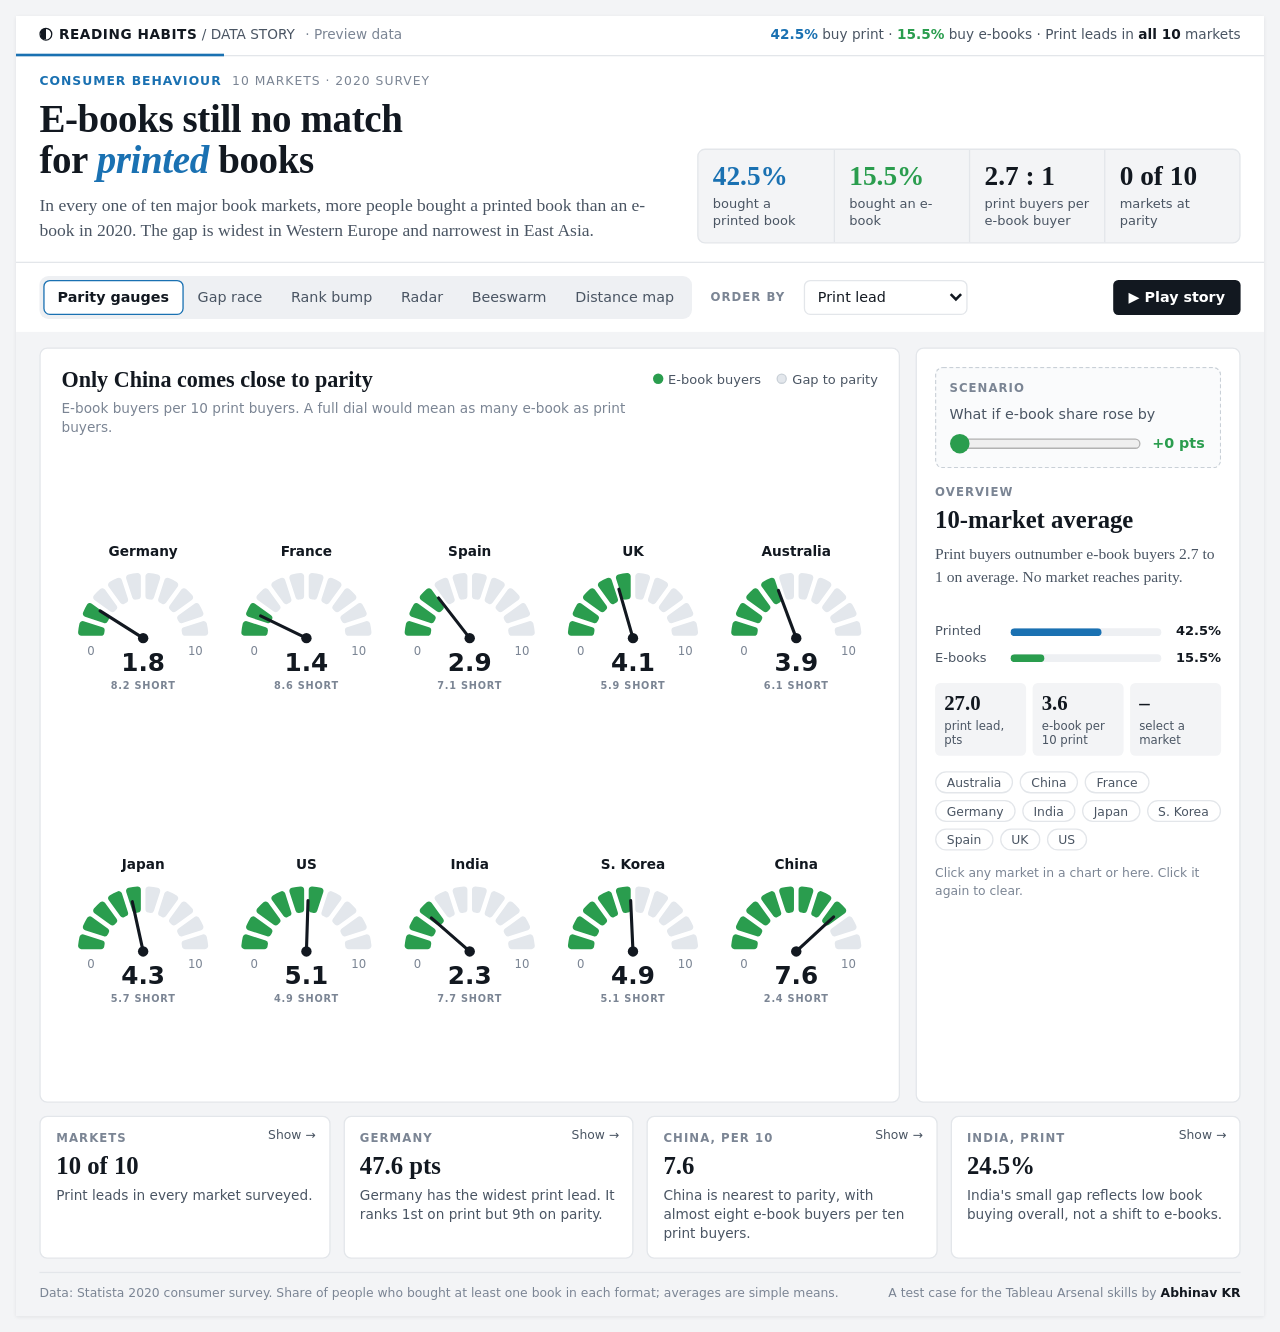
<file: story/index.html>
<!doctype html>
<html lang="en">
<head>
<meta charset="utf-8">
<meta name="viewport" content="width=device-width, initial-scale=1">
<title>Print Still Wins · Story</title>
<style>
  :root { --ink:#121820; --ink2:#4a5563; --ink3:#7b8594; --rule:#e3e6ea; --bg2:#f3f4f6; --chip:#eef0f3;
          --print:#1a71b2; --ebook:#2a9d4e; --warn:#b42318;
          --serif: Georgia, "Times New Roman", serif; --sans: "Segoe UI", system-ui, -apple-system, Helvetica, Arial, sans-serif; }
  * { box-sizing: border-box; }
  html, body { margin: 0; background: var(--bg2); color: var(--ink); font: 13px/1.45 var(--sans); overflow: hidden; height: 100%; }
  /* opened directly in a browser: a normal centred, scrollable page */
  html.standalone, html.standalone body { overflow-x: hidden; overflow-y: auto; height: auto; }
  html.standalone #page { position: absolute; box-shadow: 0 1px 3px rgba(18,24,32,.08); }
  #page { display: flex; flex-direction: column; width: 960px; transform-origin: 0 0; position: fixed; left: 0; top: 0; background: #fff; }
  .wrap { width: 924px; margin: 0 auto; }
  button { font-family: inherit; }

  /* top bar */
  .top { border-bottom: 1px solid var(--rule); position: relative; }
  .topin { display: flex; justify-content: space-between; align-items: center; height: 30px; font-size: 10.5px; color: var(--ink2); }
  .crumb b { color: var(--ink); letter-spacing: .04em; }
  .crumb .dot { display: inline-block; width: 10px; height: 10px; border-radius: 50%; border: 1.5px solid var(--ink); background: linear-gradient(90deg, var(--ink) 50%, #fff 50%); vertical-align: -1px; margin-right: 5px; }
  #src { margin-left: 8px; color: var(--ink3); }
  #src.live { color: var(--ebook); }
  .topk b { color: var(--ink); }
  .topk .p { color: var(--print); } .topk .e { color: var(--ebook); }
  .tprog { position: absolute; left: 0; right: 0; bottom: -1px; height: 2px; }
  .tprog > div { height: 100%; width: 0; background: var(--print); transition: width .25s linear; }

  /* hero */
  .hero { display: flex; justify-content: space-between; align-items: flex-end; gap: 24px; padding: 12px 0 14px; }
  .eyebrow { font-size: 9.5px; letter-spacing: .08em; text-transform: uppercase; color: var(--ink3); }
  .eyebrow b { color: var(--print); margin-right: 8px; }
  h1 { font: 700 30px/1.08 var(--serif); margin: 6px 0 8px; letter-spacing: -.01em; }
  h1 em { color: var(--print); }
  .lead { font: 13.5px/1.45 var(--serif); color: var(--ink2); margin: 0; max-width: 470px; }
  .kpis { display: flex; background: var(--bg2); border: 1px solid var(--rule); border-radius: 6px; flex: none; }
  .kpi { width: 104px; padding: 9px 11px 10px; border-left: 1px solid var(--rule); }
  .kpi:first-child { border-left: 0; }
  .kpi .v { font: 700 21px/1.1 var(--serif); }
  .kpi .l { font-size: 10px; line-height: 1.3; color: var(--ink2); margin-top: 3px; }

  /* controls */
  .ctlband { border-top: 1px solid var(--rule); }
  .ctl { display: flex; align-items: center; gap: 14px; padding: 10px 0; white-space: nowrap; }
  .seg { display: flex; background: var(--chip); border-radius: 7px; padding: 3px; }
  .tab { font-size: 11px; font-weight: 500; color: var(--ink2); background: none; border: 1.5px solid transparent; border-radius: 5px; padding: 6px 10px; cursor: pointer; white-space: nowrap; }
  .tab:hover { color: var(--ink); }
  .tab[aria-pressed="true"] { background: #fff; color: var(--ink); border-color: var(--print); font-weight: 600; }
  .lbl { font-size: 9px; font-weight: 700; letter-spacing: .09em; text-transform: uppercase; color: var(--ink3); }
  select { font: 11px var(--sans); color: var(--ink); padding: 5px 6px; border: 1px solid var(--rule); border-radius: 5px; background: #fff; width: 126px; }
  .pill { display: grid; grid-template-columns: 1fr auto; align-items: center; gap: 6px 8px; border: 1px dashed #c9d0d7; border-radius: 6px; padding: 9px 10px 10px; font-size: 11px; color: var(--ink2); background: #fafbfc; }
  .pill .lbl, .pill .q { grid-column: 1 / -1; }
  .pill input[type=range] { width: 100%; }
  input[type=range] { width: 110px; accent-color: var(--ebook); margin: 0; }
  #scenv { font-weight: 700; color: var(--ebook); min-width: 42px; }
  #scenv.on { color: var(--warn); }
  .play { margin-left: auto; font-size: 11px; font-weight: 700; color: #fff; background: var(--ink); border: 0; border-radius: 4px; padding: 7px 12px; cursor: pointer; min-width: 88px; }

  /* stage */
  .stage { background: var(--bg2); padding: 12px 0 6px; flex: 1; min-height: 0; display: flex; flex-direction: column; }
  .grid { display: flex; gap: 12px; flex: 1; min-height: 0; }
  .card { background: #fff; border: 1px solid var(--rule); border-radius: 6px; }
  .main { flex: 1; min-width: 0; padding: 14px 16px 10px; display: flex; flex-direction: column; }
  .chead { display: flex; justify-content: space-between; align-items: flex-start; gap: 16px; flex: none; }
  h2 { font: 700 17px/1.2 var(--serif); margin: 0; }
  .sub { font-size: 10.5px; color: var(--ink3); margin: 4px 0 0; }
  .legend { display: flex; gap: 12px; font-size: 10px; color: var(--ink2); white-space: nowrap; padding-top: 3px; }
  .legend i { display: inline-block; width: 8px; height: 8px; border-radius: 50%; margin-right: 4px; vertical-align: 0; }
  .legend i.ring { border: 1.5px solid #c9d0d7; }
  .legend.under { padding-top: 8px; }
  .body { display: flex; gap: 12px; margin-top: 10px; flex: 1; min-height: 0; }
  #chart { position: relative; flex: 1; min-width: 0; }
  #chart svg { display: block; overflow: visible; }
  #note { width: 200px; flex: none; font-size: 11px; line-height: 1.6; color: var(--ink2); padding-top: 34px; display: none; }
  #note b { color: var(--ink); display: block; margin-bottom: 2px; }
  #note p { margin: 0 0 10px; }
  .err { position: absolute; inset: 0; display: none; align-items: center; justify-content: center; text-align: center; padding: 30px; color: var(--warn); font: 12px/1.5 Consolas, monospace; white-space: pre-wrap; background: rgba(255,255,255,.94); z-index: 5; }

  .side { width: 250px; flex: none; padding: 14px 14px 12px; display: flex; flex-direction: column; gap: 12px; overflow: hidden; }
  .side h3 { font: 700 19px/1.2 var(--serif); margin: 4px 0 6px; }
  .side .txt { font: 12px/1.45 var(--serif); color: var(--ink2); margin: 0 0 14px; }
  .bars .b { display: grid; grid-template-columns: 50px 1fr 38px; align-items: center; gap: 8px; font-size: 10px; color: var(--ink2); margin-bottom: 6px; }
  .bars .b .t { height: 6px; background: var(--chip); border-radius: 3px; overflow: hidden; }
  .bars .b .t div { height: 100%; border-radius: 3px; transition: width .5s; }
  .bars .b span:last-child { text-align: right; font-weight: 700; color: var(--ink); }
  .tiles { display: grid; grid-template-columns: repeat(3, 1fr); gap: 5px; margin: 12px 0 0; }
  .tile { background: var(--bg2); border-radius: 4px; padding: 7px 7px 6px; min-height: 52px; }
  .tile .v { font: 700 16px/1.1 var(--serif); }
  .tile .l { font-size: 9px; color: var(--ink2); line-height: 1.25; margin-top: 3px; }
  .chips { display: flex; flex-wrap: wrap; gap: 5px; }
  .chip { font-size: 9.5px; color: var(--ink2); background: #fff; border: 1px solid var(--rule); border-radius: 11px; padding: 2px 8px; cursor: pointer; }
  .chip:hover { border-color: var(--print); color: var(--ink); }
  .chip[aria-pressed="true"] { background: var(--print); border-color: var(--print); color: #fff; }
  .help { font-size: 9.5px; color: var(--ink3); margin: 10px 0 0; }
  .stag { display: inline-block; font-size: 8.5px; font-weight: 700; letter-spacing: .08em; text-transform: uppercase; color: var(--warn); margin-bottom: 4px; }

  .insights { display: grid; grid-template-columns: repeat(4, 1fr); gap: 10px; margin-top: 10px; flex: none; }
  .ins { padding: 10px 12px 11px; position: relative; }
  .ins .show { position: absolute; right: 10px; top: 8px; font-size: 9.5px; color: var(--ink2); background: none; border: 0; cursor: pointer; padding: 0; }
  .ins .show:hover { color: var(--print); }
  .ins .v { font: 700 19px/1.15 var(--serif); margin: 4px 0 4px; }
  .ins .t { font-size: 10.5px; color: var(--ink2); line-height: 1.4; }
  .foot { flex: none; display: flex; justify-content: space-between; align-items: center; gap: 16px; border-top: 1px solid var(--rule); margin-top: 10px; padding: 8px 0 6px; font-size: 9.5px; line-height: 1.4; color: var(--ink3); white-space: nowrap; }
  .foot b { color: var(--ink); font-weight: 700; }

  /* svg text */
  .tk { font: 9px var(--sans); fill: var(--ink3); }
  .nm { font: 600 10.5px var(--sans); fill: var(--ink); }
  .gnum { font: 700 19px var(--sans); fill: var(--ink); }
  .val { font: 9.5px var(--sans); fill: var(--ink2); }
  .gl { font: 700 8.5px var(--sans); fill: var(--ink2); }
  .hd { font: 700 9px var(--sans); fill: var(--ink); letter-spacing: .06em; text-transform: uppercase; }
  .big { font: 700 19px var(--serif); fill: var(--ink); }
  .cap { font: 700 7.5px var(--sans); fill: var(--ink3); letter-spacing: .08em; }
  .code { font: 700 8px var(--sans); fill: #fff; pointer-events: none; }
  .zt { font: 700 9px var(--sans); fill: var(--ebook); }
  .zs { font: 9px var(--sans); fill: var(--ink2); }
  .mk { cursor: pointer; }
  .dim { opacity: .2; }

  .tip { position: absolute; pointer-events: none; background: var(--ink); color: #fff; border-radius: 6px; padding: 8px 10px; font: 11px/1.5 var(--sans); min-width: 180px; opacity: 0; transition: opacity .12s; z-index: 6; }
  .tip.on { opacity: 1; }
  .tip b { display: block; font-size: 12px; margin-bottom: 2px; }
  .tip .r { display: flex; justify-content: space-between; gap: 14px; }
  .tip .r span:first-child { opacity: .7; }
  #selftest { display: none; }
</style>
<!-- Extensions API first, then D3, then the page script (both vendored, no CDN at runtime) -->
<script src="tableau.extensions.1.latest.min.js"></script>
<script src="d3.v7.8.5.min.js"></script>
</head>
<body>
<div id="page">
<div class="top">
  <div class="wrap topin">
    <span class="crumb"><span class="dot"></span><b>READING HABITS</b> / DATA STORY<span id="src">· Loading…</span></span>
    <span class="topk" id="topk"></span>
  </div>
  <div class="tprog"><div id="prog"></div></div>
</div>

<header class="wrap hero">
  <div>
    <div class="eyebrow"><b>Consumer behaviour</b>10 markets · 2020 survey</div>
    <h1>E-books still no match<br>for <em>printed</em> books</h1>
    <p class="lead">In every one of ten major book markets, more people bought a printed book than an e-book in 2020. The gap is widest in Western Europe and narrowest in East Asia.</p>
  </div>
  <div class="kpis" id="kpis"></div>
</header>

<div class="ctlband">
  <div class="wrap ctl">
    <div class="seg" id="tabs" role="group" aria-label="View"></div>
    <span class="lbl" id="l-ord">Order by</span>
    <select id="ord" aria-labelledby="l-ord">
      <option value="gap">Print lead</option><option value="print">Print share</option><option value="ebook">E-book share</option>
      <option value="ratio">Closest to parity</option><option value="az">Market A–Z</option>
    </select>
    <button type="button" class="play" id="play">▶ Play story</button>
  </div>
</div>

<main class="stage">
  <div class="wrap grid">
    <section class="card main">
      <div class="chead">
        <div><h2 id="ctitle"></h2><p class="sub" id="csub"></p><div class="legend under" id="legend2"></div></div>
        <div class="legend" id="legend"></div>
      </div>
      <div class="body">
        <div id="chart"><div class="tip" id="tip"></div><div class="err" id="err"></div></div>
        <div id="note"></div>
      </div>
    </section>
    <aside class="card side" id="side">
      <label class="pill"><span class="lbl">Scenario</span><span class="q">What if e-book share rose by</span>
        <input type="range" id="scen" min="0" max="15" step="1" value="0"><span id="scenv">+0 pts</span></label>
      <div><div class="lbl" id="o-k">Overview</div>
      <h3 id="o-t">10-market average</h3>
      <p class="txt" id="o-x"></p></div>
      <div><div class="bars">
        <div class="b"><span>Printed</span><div class="t"><div id="o-bp" style="background:var(--print)"></div></div><span id="o-vp"></span></div>
        <div class="b"><span>E-books</span><div class="t"><div id="o-be" style="background:var(--ebook)"></div></div><span id="o-ve"></span></div>
      </div>
      <div class="tiles" id="tiles"></div></div>
      <div><div class="chips" id="chips"></div>
      <p class="help">Click any market in a chart or here. Click it again to clear.</p></div>
    </aside>
  </div>
  <div class="wrap insights" id="insights"></div>
  <footer class="wrap foot">
    <span>Data: Statista 2020 consumer survey. Share of people who bought at least one book in each format; averages are simple means.</span>
    <span>A test case for the Tableau Arsenal skills by <b>Abhinav KR</b></span>
  </footer>
</main>
</div>
<pre id="selftest"></pre>
<script>
(() => {
  "use strict";
  const ERRORS = [];
  window.addEventListener("error", e => ERRORS.push(String(e.message)));

  // ?static=1 (screenshots only): transitions jump to their end state, since headless browsers throttle animation frames
  if (/static=1/.test(location.search)) {
    d3.selection.prototype.transition = function () { return this; };
    d3.selection.prototype.ease = d3.selection.prototype.duration = d3.selection.prototype.delay = function () { return this; };
  }

  /* ---------------- configuration ---------------- */
  const FEED_SHEET = "Fig 1 Print vs E-book";
  const FIELDS = { country: "Country", format: "Format", share: "SUM(Share)" };   // matched by fieldName, never by position
  const PREVIEW = [ // preview only (normal browser); never presented as the workbook's numbers
    ["Germany", 58.0, 10.4], ["France", 52.1, 7.5], ["Spain", 49.3, 14.3], ["United Kingdom", 48.7, 20.0], ["Australia", 41.2, 15.9],
    ["Japan", 40.1, 17.3], ["United States", 44.5, 22.7], ["India", 24.5, 5.6], ["South Korea", 34.6, 16.8], ["China", 32.0, 24.4]
  ].map(([c, p, e]) => ({ c, print: p, ebook: e }));
  const SHORT = { "United Kingdom": "UK", "United States": "US", "South Korea": "S. Korea" };
  const CODE = { Germany: "DE", France: "FR", Spain: "ES", "United Kingdom": "UK", Australia: "AU", Japan: "JP", "United States": "US", India: "IN", "South Korea": "KR", China: "CN" };
  const short = c => SHORT[c] || c, code = c => CODE[c] || c.slice(0, 2).toUpperCase();
  const C = { print: "#1a71b2", ebook: "#2a9d4e", ink: "#121820", ink2: "#4a5563", ink3: "#7b8594", grid: "#e9ecef", track: "#e3e7ec", zone: "#e6f4ea", ray: "#a9cbe6" };
  const VIEWS = [
    { id: "gauges", name: "Parity gauges" }, { id: "gap", name: "Gap race" }, { id: "bump", name: "Rank bump" },
    { id: "radar", name: "Radar" }, { id: "swarm", name: "Beeswarm" }, { id: "map", name: "Distance map" }];
  const STORY = [
    { view: "gauges", selected: "China" }, { view: "gap", selected: "" }, { view: "bump", selected: "Germany" },
    { view: "radar", selected: "" }, { view: "swarm", selected: "" }, { view: "map", selected: "India" }];

  /* ---------------- state ---------------- */
  let FIT = 1;   // page scale, set by fit()
  const STANDALONE = window.parent === window && !/zone=1/.test(location.search);   // opened directly in a browser
  if (STANDALONE) document.documentElement.classList.add("standalone");
  const state = { view: "gauges", order: "gap", selected: "", scenario: 0, base: PREVIEW, live: false, playing: false, step: 0 };
  { const q = new URLSearchParams(location.search);   // deep links: ?view=radar&spot=China&scenario=5&order=ratio
    if (VIEWS.some(v => v.id === q.get("view"))) state.view = q.get("view");
    if (q.get("spot")) state.selected = q.get("spot");
    if (["gap", "print", "ebook", "ratio", "az"].includes(q.get("order"))) state.order = q.get("order");
    if (q.get("scenario")) state.scenario = Math.max(0, Math.min(15, +q.get("scenario") || 0)); }

  // Every derived number comes from here; the scenario is applied to the data, never in drawing code.
  function rows(scenario = state.scenario) {
    const r = state.base.map(d => {
      const ebook = d.ebook + scenario;
      return { c: d.c, s: short(d.c), code: code(d.c), print: d.print, ebook, gap: d.print - ebook, ratio: ebook / d.print * 10 };
    });
    for (const k of ["print", "ebook", "gap", "ratio"]) [...r].sort((a, b) => b[k] - a[k]).forEach((d, i) => d["rank_" + k] = i + 1);
    return r;
  }
  const ordered = r => state.order === "az" ? [...r].sort((a, b) => d3.ascending(a.c, b.c)) : [...r].sort((a, b) => b[state.order] - a[state.order]);
  const f1 = d3.format(".1f"), pct = v => f1(v) + "%";
  const avg = (r, k) => d3.mean(r, d => d[k]);
  const ord = n => { const s = ["th", "st", "nd", "rd"], v = n % 100; return n + (s[(v - 20) % 10] || s[v] || s[0]); };
  const WORD = ["zero", "one", "two", "three", "four", "five", "six", "seven", "eight", "nine", "ten"];

  /* ---------------- controls ---------------- */
  const tabs = d3.select("#tabs").selectAll("button").data(VIEWS, d => d.id).join("button")
    .classed("tab", true).attr("type", "button").text(d => d.name)
    .on("click", (e, d) => { stopStory(); state.view = d.id; render(true); });
  const ordEl = document.getElementById("ord"), scen = document.getElementById("scen"), scenv = document.getElementById("scenv");
  ordEl.addEventListener("change", () => { stopStory(); state.order = ordEl.value; render(false); });
  scen.addEventListener("input", () => { stopStory(); state.scenario = +scen.value; render(false); });
  const play = document.getElementById("play"), prog = document.getElementById("prog");
  play.addEventListener("click", () => state.playing ? stopStory() : startStory());
  function select(c) { stopStory(); state.selected = state.selected === c ? "" : c; render(false); }

  /* ---------------- story ---------------- */
  const STEP_MS = 6500; let timer = null, stepStart = 0;
  function startStory() {
    state.playing = true; state.scenario = 0; play.textContent = "❚❚ Pause"; state.step = 0; applyStep();
    timer = d3.interval(() => {
      if (Date.now() - stepStart >= STEP_MS) { state.step = (state.step + 1) % STORY.length; applyStep(); }
      prog.style.width = ((state.step + Math.min(1, (Date.now() - stepStart) / STEP_MS)) / STORY.length * 100) + "%";
    }, 100);
  }
  function applyStep() { Object.assign(state, STORY[state.step]); stepStart = Date.now(); render(true); }
  function stopStory() { if (!state.playing) return; state.playing = false; if (timer) timer.stop(); timer = null; play.textContent = "▶ Play story"; syncProgress(); }
  function syncProgress() { if (!state.playing) prog.style.width = ((VIEWS.findIndex(v => v.id === state.view) + 1) / VIEWS.length * 100) + "%"; }

  /* ---------------- page parts around the chart (computed from the data) ---------------- */
  function renderPage(r) {
    const b = rows(0), P = avg(b, "print"), E = avg(b, "ebook"), lead = b.filter(d => d.gap > 0).length, par = b.length - lead;
    document.getElementById("topk").innerHTML = `<b class="p">${pct(P)}</b> buy print · <b class="e">${pct(E)}</b> buy e-books · Print leads in <b>${lead === b.length ? "all " + lead : lead + " of " + b.length}</b> markets`;
    document.getElementById("kpis").innerHTML = [
      [pct(P), "bought a printed book", C.print], [pct(E), "bought an e-book", C.ebook],
      [`${f1(P / E)} : 1`, "print buyers per e-book buyer", C.ink], [`${par} of ${b.length}`, "markets at parity", C.ink]]
      .map(([v, l, c]) => `<div class="kpi"><div class="v" style="color:${c}">${v}</div><div class="l">${l}</div></div>`).join("");
    tabs.attr("aria-pressed", d => d.id === state.view);
    ordEl.value = state.order; scen.value = state.scenario;
    scenv.textContent = "+" + state.scenario + " pts"; scenv.classList.toggle("on", state.scenario > 0);
    syncProgress();

    // overview card (follows the scenario and the selected market)
    const sel = r.find(d => d.c === state.selected), tag = state.scenario ? `<span class="stag">Scenario: e-books +${state.scenario} pts</span><br>` : "";
    const P2 = sel ? sel.print : avg(r, "print"), E2 = sel ? sel.ebook : avg(r, "ebook");
    document.getElementById("o-k").textContent = sel ? "Market" : "Overview";
    document.getElementById("o-t").textContent = sel ? sel.c : `${r.length}-market average`;
    const atPar = r.filter(d => d.ebook >= d.print).length;
    document.getElementById("o-x").innerHTML = tag + (sel
      ? (sel.gap > 0 ? `Print leads by ${f1(sel.gap)} points. ${sel.c} ranks ${ord(sel.rank_print)} on print share and ${ord(sel.rank_ratio)} on closeness to parity.`
                     : `E-books lead by ${f1(-sel.gap)} points in this scenario.`)
      : `Print buyers outnumber e-book buyers ${f1(P2 / E2)} to 1 on average. ${atPar ? `${atPar} market${atPar > 1 ? "s reach" : " reaches"} parity.` : "No market reaches parity."}`);
    const bx = d3.scaleLinear().domain([0, 70]).range([0, 100]).clamp(true);
    document.getElementById("o-bp").style.width = bx(P2) + "%"; document.getElementById("o-be").style.width = bx(E2) + "%";
    document.getElementById("o-vp").textContent = pct(P2); document.getElementById("o-ve").textContent = pct(E2);
    const tiles = sel
      ? [[f1(sel.gap), "print lead, pts"], [f1(sel.ratio), "e-book per 10 print"], [ord(sel.rank_ratio), "closest to parity"]]
      : [[f1(P2 - E2), "print lead, pts"], [f1(E2 / P2 * 10), "e-book per 10 print"], ["–", "select a market"]];
    document.getElementById("tiles").innerHTML = tiles.map(([v, l]) => `<div class="tile"><div class="v">${v}</div><div class="l">${l}</div></div>`).join("");
    d3.select("#chips").selectAll("button").data([...r].sort((a, b) => d3.ascending(a.c, b.c)), d => d.c)
      .join(en => en.append("button").classed("chip", true).attr("type", "button").on("click", (e, d) => select(d.c)))
      .attr("aria-pressed", d => d.c === state.selected).text(d => d.s);

    // insight cards (actual data, no scenario)
    const top = [...b].sort((x, y) => y.gap - x.gap)[0], near = [...b].sort((x, y) => y.ratio - x.ratio)[0];
    const low = [...b].sort((x, y) => x.print - y.print)[0], lowE = [...b].sort((x, y) => x.ebook - y.ebook)[0];
    const frac = near.ratio % 1, nearWord = (frac >= .5 ? "almost " : "just over ") + WORD[frac >= .5 ? Math.ceil(near.ratio) : Math.floor(near.ratio)];
    const cards = [
      { k: "Markets", v: `${lead} of ${b.length}`, t: lead === b.length ? "Print leads in every market surveyed." : `Print leads in ${lead} markets.`, go: { view: "gap", selected: "" } },
      { k: top.c, v: `${f1(top.gap)} pts`, t: `${top.c} has the widest print lead. It ranks ${ord(top.rank_print)} on print but ${ord(top.rank_ratio)} on parity.`, go: { view: "bump", selected: top.c } },
      { k: `${near.s}, per 10`, v: f1(near.ratio), t: `${near.c} is nearest to parity, with ${nearWord} e-book buyers per ten print buyers.`, go: { view: "gauges", selected: near.c } },
      { k: `${low.s}, print`, v: pct(low.print), t: low.c === lowE.c ? `${low.c}'s small gap reflects low book buying overall, not a shift to e-books.` : `${low.c} has the lowest print share of the ten markets.`, go: { view: "map", selected: low.c } }];
    d3.select("#insights").selectAll("div.ins").data(cards).join(en => {
      const e = en.append("div").classed("card ins", true);
      e.append("button").classed("show", true).attr("type", "button").text("Show →");
      e.append("div").classed("lbl", true); e.append("div").classed("v", true); e.append("div").classed("t", true); return e;
    }).each(function (d) {
      const s = d3.select(this); s.select(".lbl").text(d.k); s.select(".v").text(d.v); s.select(".t").text(d.t);
      s.select(".show").on("click", () => { stopStory(); Object.assign(state, d.go); render(true); });
    });
  }

  /* ---------------- chart header per view (computed) ---------------- */
  function header(r) {
    const by = k => [...r].sort((a, b) => b[k] - a[k]), cross = r.filter(d => d.ebook >= d.print);
    const L = items => items.map(([c, t, ring]) => `<span><i class="${ring ? "ring" : ""}" style="background:${c}"></i>${t}</span>`).join("");
    const both = L([[C.print, "Printed"], [C.ebook, "E-books"]]);
    const p2 = by("print").slice(0, 2).map(d => d.s), r2 = by("ratio").slice(-2).map(d => d.s);
    const close = r.filter(d => d.ratio >= 7), parN = r.filter(d => d.ratio >= 10).length, pl = n => n > 1 ? "s" : "";
    const H = {
      gap: [cross.length ? `In this scenario e-books overtake print in ${cross.length} market${pl(cross.length)}`
              : `The print lead runs from ${Math.round(by("gap")[0].gap)} points to under ${Math.ceil(by("gap").slice(-1)[0].gap)}`,
            "Share of population buying each format. The bar is the print lead.", both],
      bump: ["Leaders in print are laggards in e-books",
             p2.every(c => r2.includes(c)) ? `Each market's rank (1 = top) on four measures. ${p2.join(" and ")} go from the top two in print to the bottom two on parity.`
               : "Each market's rank (1 = top) on four measures.",
             L([["#0d4f80", "Selected market"], ["#c9d0d7", "Other markets"]])],
      gauges: [parN ? `${parN} market${parN > 1 ? "s reach" : " reaches"} parity in this scenario`
               : close.length === 0 ? "No market comes close to parity" : close.length === 1 ? `Only ${close[0].s} comes close to parity` : `${close.length} markets come close to parity`,
               "E-book buyers per 10 print buyers. A full dial would mean as many e-book as print buyers.",
               L([[C.ebook, "E-book buyers"], [C.track, "Gap to parity", true]])],
      radar: [cross.length ? `E-books break through print's shape in ${cross.length} market${pl(cross.length)}` : "The print shape dwarfs the e-book shape everywhere",
              "Share of population, 0 to 60%, one spoke per market, ordered by print share.", both],
      swarm: [d3.max(r, d => d.ebook) < d3.min(r, d => d.print) ? "The two formats barely overlap" : "In this scenario the two formats overlap",
              "Every market's share for each format on one axis. Dashed lines are the ten-market averages.", both],
      map: [cross.length ? `${cross.length} market${cross.length > 1 ? "s cross" : " crosses"} the parity line` : "Every market sits below the parity line",
            "Print share across, e-book share up, on the same scale. Steeper rays are closer to parity.",
            L([[C.print, "Market"], [C.zone, "E-book majority zone", true]])],
    }[state.view];
    document.getElementById("ctitle").textContent = H[0];
    document.getElementById("csub").textContent = H[1];
    const under = state.view === "bump";
    document.getElementById("legend").innerHTML = under ? "" : H[2];
    document.getElementById("legend2").innerHTML = under ? H[2] : "";
    const note = document.getElementById("note"), st = by("ratio");
    note.style.width = "180px";
    if (state.view === "radar") { note.style.display = "block"; note.innerHTML = `<p><b>How to read it</b>The blue shape is print, the green shape is e-books. ${cross.length ? "Where green passes blue, e-books lead." : "Green never reaches blue on any spoke."}</p><p>Spoke order is by print share, so the shape follows the ranking.</p>`; }
    else if (false) { note.innerHTML = `<p><b>How to read it</b>Each ray runs from zero to a market. The steeper the ray, the closer that market is to parity. ${st[0].s}'s ray is steepest; ${st.slice(-1)[0].s}'s is flattest.</p><p>Drag the scenario slider to see how far e-book adoption would have to rise.</p>`; }
    else note.style.display = "none";
  }

  /* ---------------- tooltip & selection ---------------- */
  const tip = document.getElementById("tip"), chart = document.getElementById("chart");
  function showTip(e, d) {
    d = d.row || d;
    tip.innerHTML = `<b>${d.c}</b><div class="r"><span>Printed books</span><span>${pct(d.print)}</span></div>
      <div class="r"><span>E-books${state.scenario ? " (scenario)" : ""}</span><span>${pct(d.ebook)}</span></div>
      <div class="r"><span>Print lead</span><span>${f1(d.gap)} pts</span></div><div class="r"><span>E-book per 10 print</span><span>${f1(d.ratio)}</span></div>`;
    tip.classList.add("on");
    const b = chart.getBoundingClientRect(); let x = (e.clientX - b.left) / FIT + 14, y = (e.clientY - b.top) / FIT - 10;
    if (x + 200 > chart.clientWidth) x -= 220; tip.style.left = x + "px"; tip.style.top = Math.max(0, y - tip.offsetHeight) + "px";
  }
  const hideTip = () => tip.classList.remove("on");
  const key = d => (d.row || d).c;
  const interact = sel => sel.classed("mk", true).on("mousemove", showTip).on("mouseleave", hideTip).on("click", (e, d) => select(key(d)))
    .classed("dim", d => !!state.selected && key(d) !== state.selected);
  const T = () => d3.transition().duration(state.playing ? 900 : 650).ease(d3.easeCubicInOut);

  /* ---------------- render ---------------- */
  let svg, lastView = null;
  function render(viewChanged) {
    const r = rows();
    renderPage(r); header(r);
    const W = chart.clientWidth, H = chart.clientHeight;
    svg = d3.select(chart).selectAll("svg").data([0]).join("svg").attr("width", W).attr("height", H);
    if (viewChanged || lastView !== state.view) { svg.selectAll("*").interrupt().remove(); lastView = state.view; }
    ({ gap: drawGap, bump: drawBump, gauges: drawGauges, radar: drawRadar, swarm: drawSwarm, map: drawMap })[state.view](r, W, H);
  }
  const layer = cls => svg.selectAll("g." + cls).data([0]).join(en => en.append("g").classed(cls, true));

  // 1. Gap race
  function drawGap(r, W, H) {
    const m = { l: 116, r: 44, t: 6, b: 22 }, x = d3.scaleLinear().domain([0, 70]).range([m.l, W - m.r]);
    const y = d3.scaleBand().domain(ordered(r).map(d => d.c)).range([m.t, H - m.b]).padding(.3);
    const ax = layer("axis");
    ax.selectAll("line").data(d3.range(0, 71, 10)).join("line").attr("x1", x).attr("x2", x).attr("y1", m.t).attr("y2", H - m.b).attr("stroke", C.grid);
    ax.selectAll("text").data(d3.range(0, 71, 10)).join(en => en.append("text").classed("tk", true)).attr("x", x).attr("y", H - 5).attr("text-anchor", "middle").text(d => d + "%");
    const yy = d => y(d.c) + y.bandwidth() / 2 + 5;
    const g = svg.selectAll("g.row").data(r, d => d.c).join(enter => {
      const e = enter.append("g").classed("row", true).attr("transform", d => `translate(0,${yy(d)})`);
      e.append("rect").attr("x", 0).attr("y", -14).attr("height", 22).attr("fill", "transparent");
      e.append("text").classed("nm", true).attr("y", 3.5).attr("text-anchor", "end");
      e.append("line").classed("bar", true).attr("stroke", "#e3e7ec").attr("stroke-width", 6).attr("stroke-linecap", "round").attr("x1", x(0)).attr("x2", x(0));
      e.append("text").classed("gl", true).attr("y", -8).attr("text-anchor", "middle").attr("x", x(0));
      e.append("circle").classed("eb", true).attr("r", 6.5).attr("fill", C.ebook).attr("cx", x(0));
      e.append("circle").classed("pr", true).attr("r", 6.5).attr("fill", C.print).attr("cx", x(0));
      e.append("text").classed("val ve", true).attr("y", 3.5).attr("x", x(0));
      e.append("text").classed("val vp", true).attr("y", 3.5).attr("x", x(0));
      return e;
    });
    g.call(interact);
    const t = T(), left = d => d.ebook <= d.print;
    g.transition(t).attr("transform", d => `translate(0,${yy(d)})`);
    g.select("rect").attr("width", W);
    g.select("text.nm").attr("x", m.l - 14).text(d => d.c);
    g.select("line.bar").transition(t).attr("x1", d => x(d.ebook)).attr("x2", d => x(d.print));
    g.select("text.gl").text(d => (d.gap >= 0 ? "+" : "−") + f1(Math.abs(d.gap)) + " pts").transition(t).attr("x", d => x((d.print + d.ebook) / 2));
    g.select("circle.eb").transition(t).attr("cx", d => x(d.ebook));
    g.select("circle.pr").transition(t).attr("cx", d => x(d.print));
    g.select("text.ve").attr("text-anchor", d => left(d) ? "end" : "start").text(d => pct(d.ebook)).transition(t).attr("x", d => x(d.ebook) + (left(d) ? -10 : 10));
    g.select("text.vp").attr("text-anchor", d => left(d) ? "start" : "end").text(d => pct(d.print)).transition(t).attr("x", d => x(d.print) + (left(d) ? 10 : -10));
  }

  // 2. Rank bump: four measures
  function drawBump(r, W, H) {
    const cols = [{ k: "print", n: "Print share" }, { k: "ebook", n: "E-book share" }, { k: "gap", n: "Print lead" }, { k: "ratio", n: "Closest to parity" }];
    const m = { l: 120, r: 112, t: 26, b: 8 };
    const x = d3.scalePoint().domain(cols.map(c => c.k)).range([m.l, W - m.r]);
    const y = d3.scaleLinear().domain([1, r.length]).range([m.t + 6, H - m.b - 6]);
    const shade = d3.scaleLinear().domain([1, r.length]).range(["#0d4f80", "#a7cbe8"]).interpolate(d3.interpolateRgb);
    const ax = layer("axis");
    ax.selectAll("text.hd").data(cols, d => d.k).join(en => en.append("text").classed("hd", true)).attr("x", d => x(d.k)).attr("y", 12).attr("text-anchor", "middle").text(d => d.n);
    ax.selectAll("line.cg").data(cols, d => d.k).join(en => en.append("line").classed("cg", true)).attr("x1", d => x(d.k)).attr("x2", d => x(d.k)).attr("y1", y(1)).attr("y2", y(r.length)).attr("stroke", C.grid).attr("stroke-dasharray", "2 3");
    ax.selectAll("text.tk").data(d3.range(1, r.length + 1)).join(en => en.append("text").classed("tk", true)).attr("x", 10).attr("y", d => y(d) + 3).text(d => d);
    const line = d3.line().curve(d3.curveBumpX);
    const g = svg.selectAll("g.line").data(r, d => d.c).join(enter => {
      const e = enter.append("g").classed("line", true);
      e.append("path").classed("bp", true).attr("fill", "none");
      e.append("text").classed("nm nl", true).attr("text-anchor", "end");
      e.append("text").classed("nm nr", true);
      return e;
    });
    g.call(interact);
    if (state.selected) g.filter(d => d.c === state.selected).raise();
    const t = T(), pts = d => cols.map(c => [x(c.k), y(d["rank_" + c.k])]);
    const col = d => d.c === state.selected ? C.print : shade(d.rank_print);
    g.select("path.bp").attr("stroke", col).attr("stroke-width", d => d.c === state.selected ? 4 : 2.8).transition(t).attr("d", d => line(pts(d)));
    g.selectAll("circle").data(d => cols.map(c => ({ row: d, c })), o => o.c.k)
      .join(en => en.append("circle").attr("r", 4.6))
      .attr("fill", o => col(o.row)).transition(t).attr("cx", o => x(o.c.k)).attr("cy", o => y(o.row["rank_" + o.c.k]));
    g.select("text.nl").transition(t).attr("x", x("print") - 10).attr("y", d => y(d.rank_print) + 3.5).text(d => d.s);
    g.select("text.nr").transition(t).attr("x", x("ratio") + 10).attr("y", d => y(d.rank_ratio) + 3.5).text(d => `${d.s} · ${f1(d.ratio)}`);
  }

  // 3. Parity gauges: segmented dials, ten segments = parity
  function drawGauges(r, W, H) {
    const cols = 5, cw = W / cols, ch = H / 2, R = Math.min(cw * .4, ch * .34);
    const a = d3.scaleLinear().domain([0, 10]).range([-Math.PI / 2, Math.PI / 2]).clamp(true);
    const arc = d3.arc().innerRadius(R * .6).outerRadius(R).padAngle(.06).cornerRadius(2.5);
    const order = ordered(r).map(d => d.c);
    const pos = d => { const i = order.indexOf(d.c); return [cw * (i % cols) + cw / 2, ch * Math.floor(i / cols) + ch / 2 + R * .3]; };
    const g = svg.selectAll("g.dial").data(r, d => d.c).join(enter => {
      const e = enter.append("g").classed("dial", true).attr("transform", d => `translate(${pos(d)})`);
      e.append("rect").attr("x", -cw / 2).attr("y", -ch / 2 - R * .3).attr("width", cw).attr("height", ch).attr("fill", "transparent");
      e.append("text").classed("nm gn", true).attr("y", -R - 13).attr("text-anchor", "middle");
      e.selectAll("path.sg").data(d3.range(10)).join("path").classed("sg", true).attr("d", i => arc({ startAngle: a(i), endAngle: a(i + 1) })).attr("fill", C.track);
      e.append("line").classed("needle", true).attr("stroke", C.ink).attr("stroke-width", 2.4).attr("stroke-linecap", "round").attr("y2", -R * .78).attr("transform", "rotate(-90)");
      e.append("circle").attr("r", 4).attr("fill", C.ink);
      e.append("text").classed("tk", true).attr("x", -R * .8).attr("y", 13).attr("text-anchor", "middle").text("0");
      e.append("text").classed("tk", true).attr("x", R * .8).attr("y", 13).attr("text-anchor", "middle").text("10");
      e.append("text").classed("gnum gv", true).attr("y", 25).attr("text-anchor", "middle");
      e.append("text").classed("cap gs", true).attr("y", 39).attr("text-anchor", "middle");
      return e;
    });
    g.call(interact);
    const t = T();
    g.transition(t).attr("transform", d => `translate(${pos(d)})`);
    g.select("text.gn").text(d => d.s);
    g.selectAll("path.sg").data(d => d3.range(10).map(i => ({ i, on: i < d.ratio })))
      .transition(t).delay(o => o.i * 25).attr("fill", o => o.on ? C.ebook : C.track);
    g.select("line.needle").transition(t).attr("transform", d => `rotate(${a(d.ratio) * 180 / Math.PI})`);
    g.select("text.gv").text(d => f1(d.ratio));
    g.select("text.gs").text(d => d.ratio >= 10 ? "AT PARITY" : `${f1(10 - d.ratio)} SHORT`);
  }

  // 4. Radar
  function drawRadar(r, W, H) {
    const cx = W / 2, cy = H / 2 + 4, R = Math.min(W / 2 - 74, H / 2 - 20);
    const byPrint = [...r].sort((p, q) => q.print - p.print);
    const ang = d3.scalePoint().domain(byPrint.map(d => d.c)).range([0, 2 * Math.PI * (1 - 1 / r.length)]);
    const rad = d3.scaleLinear().domain([0, 60]).range([0, R]);
    const at = (t, v) => [cx + Math.sin(t) * rad(v), cy - Math.cos(t) * rad(v)], pt = (c, v) => at(ang(c), v);
    const ax = layer("axis"), mid = Math.PI / r.length;
    ax.selectAll("circle").data([15, 30, 45, 60]).join("circle").attr("cx", cx).attr("cy", cy).attr("r", rad).attr("fill", "none").attr("stroke", C.grid);
    ax.selectAll("text").data([15, 30, 45, 60]).join(en => en.append("text").classed("tk", true)).attr("x", d => at(mid, d)[0] + 3).attr("y", d => at(mid, d)[1]).text(d => d + "%");
    const sp = svg.selectAll("g.ax").data(r, d => d.c).join(enter => {
      const e = enter.append("g").classed("ax", true); e.append("line").attr("stroke", C.grid); e.append("text").classed("nm", true); return e; });
    sp.select("line").transition(T()).attr("x1", cx).attr("y1", cy).attr("x2", d => pt(d.c, 60)[0]).attr("y2", d => pt(d.c, 60)[1]);
    sp.select("text").text(d => d.s).attr("text-anchor", d => { const s = Math.sin(ang(d.c)); return s > .2 ? "start" : s < -.2 ? "end" : "middle"; })
      .transition(T()).attr("x", d => pt(d.c, 65)[0]).attr("y", d => pt(d.c, 65)[1] + 4);
    sp.classed("dim", d => !!state.selected && d.c !== state.selected);
    const series = [{ k: "print", col: C.print }, { k: "ebook", col: C.ebook }];
    const ring = k => d3.line()(byPrint.map(d => pt(d.c, d[k]))) + "Z";
    svg.selectAll("path.poly").data(series, s => s.k)
      .join(en => en.append("path").classed("poly", true).attr("fill-opacity", .17).attr("stroke-width", 2.4).attr("d", d3.line()(r.map(() => [cx, cy])) + "Z"))
      .attr("fill", s => s.col).attr("stroke", s => s.col).transition(T()).attr("d", s => ring(s.k));
    const dots = svg.selectAll("g.rd").data(r, d => d.c).join(en => {
      const e = en.append("g").classed("rd", true);
      e.append("circle").classed("rp", true).attr("r", 4).attr("fill", C.print).attr("cx", cx).attr("cy", cy);
      e.append("circle").classed("re", true).attr("r", 4).attr("fill", C.ebook).attr("cx", cx).attr("cy", cy); return e; });
    dots.call(interact);
    dots.select("circle.rp").transition(T()).attr("cx", d => pt(d.c, d.print)[0]).attr("cy", d => pt(d.c, d.print)[1]);
    dots.select("circle.re").transition(T()).attr("cx", d => pt(d.c, d.ebook)[0]).attr("cy", d => pt(d.c, d.ebook)[1]);
  }

  // 5. Beeswarm: one row per format on a shared axis
  function drawSwarm(r, W, H) {
    const x = d3.scaleLinear().domain([0, 60]).range([96, W - 16]);
    const rowsY = { print: H * .36, ebook: H * .73 }, R = 12.5;
    const ax = layer("axis");
    ax.selectAll("line").data(d3.range(0, 61, 10)).join("line").attr("x1", x).attr("x2", x).attr("y1", H * .17).attr("y2", H - 22).attr("stroke", C.grid);
    ax.selectAll("text.tk").data(d3.range(0, 61, 10)).join(en => en.append("text").classed("tk", true)).attr("x", x).attr("y", H - 6).attr("text-anchor", "middle").text(d => d + "%");
    ax.selectAll("text.hd").data([["print", "Printed", C.print], ["ebook", "E-books", C.ebook]]).join(en => en.append("text").classed("hd", true))
      .attr("x", 14).attr("y", d => rowsY[d[0]] + 3).style("fill", d => d[2]).text(d => d[1]);
    const nodes = r.flatMap(d => ["print", "ebook"].map(f => ({ k: d.c + "|" + f, f, row: d, v: d[f], x: x(d[f]), y: rowsY[f] })));
    const sim = d3.forceSimulation(nodes).stop().force("x", d3.forceX(d => x(d.v)).strength(1)).force("y", d3.forceY(d => rowsY[d.f]).strength(.12)).force("c", d3.forceCollide(R + 1.5).iterations(4));
    for (let i = 0; i < 200; i++) sim.tick();
    const means = [["print", avg(r, "print"), C.print], ["ebook", avg(r, "ebook"), C.ebook]];
    const av = svg.selectAll("g.avg").data(means, d => d[0]).join(en => {
      const e = en.append("g").classed("avg", true); e.append("line").attr("stroke-dasharray", "3 3").attr("stroke-width", 1.2); e.append("text").classed("gl", true); return e; });
    av.select("line").attr("stroke", d => d[2]).attr("y1", d => rowsY[d[0]] - 46).attr("y2", d => rowsY[d[0]] + 38).transition(T()).attr("x1", d => x(d[1])).attr("x2", d => x(d[1]));
    av.select("text").style("fill", d => d[2]).attr("y", d => rowsY[d[0]] - 49).text(d => "avg " + pct(d[1])).transition(T()).attr("x", d => x(d[1]) + 4);
    const g = svg.selectAll("g.bee").data(nodes, d => d.k).join(enter => {
      const e = enter.append("g").classed("bee", true).attr("transform", d => `translate(${x(d.v)},${rowsY[d.f]})`);
      e.append("circle").attr("r", R);
      e.append("text").classed("code", true).attr("text-anchor", "middle").attr("y", 2.8);
      return e;
    });
    g.call(interact);
    g.select("circle").attr("fill", d => d.f === "print" ? C.print : C.ebook)
      .attr("stroke", d => d.row.c === state.selected ? C.ink : "#fff").attr("stroke-width", d => d.row.c === state.selected ? 2 : 1.5);
    g.select("text").text(d => d.row.code);
    g.transition(T()).attr("transform", d => `translate(${d.x},${d.y})`);
  }

  // 6. Distance map: print share vs e-book share on one scale (0-65%), rays from zero, parity diagonal
  const MAP_LABEL = { China: "nw", "United States": "n", "United Kingdom": "ne", "South Korea": "nw", Japan: "nw",
                      Australia: "s", Spain: "ne", Germany: "e", India: "e", France: "se" };   // mockup placement; others fall back
  function drawMap(r, W, H) {
    const ox = 58, oy = H - 32, MAX = 65;
    const x = d3.scaleLinear().domain([0, MAX]).range([ox, W - 10]), y = d3.scaleLinear().domain([0, MAX]).range([oy, 8]);
    const ax = layer("axis"), above = r.filter(d => d.ebook >= d.print).length;
    const one = (cls, tag = "text") => ax.selectAll(tag + "." + cls).data([0]).join(en => en.append(tag).classed(cls, true));
    one("zone", "path").attr("d", "M" + x(0) + "," + y(0) + "L" + x(0) + "," + y(MAX) + "L" + x(MAX) + "," + y(MAX) + "Z").attr("fill", C.zone);
    ax.selectAll("line.gx").data(d3.range(10, 61, 10)).join(en => en.append("line").classed("gx", true)).attr("x1", x).attr("x2", x).attr("y1", y(0)).attr("y2", y(MAX)).attr("stroke", "#eef1f3");
    ax.selectAll("line.gy").data(d3.range(10, 61, 10)).join(en => en.append("line").classed("gy", true)).attr("y1", y).attr("y2", y).attr("x1", x(0)).attr("x2", x(MAX)).attr("stroke", "#eef1f3");
    ax.selectAll("text.tx").data(d3.range(0, 61, 10)).join(en => en.append("text").classed("tk tx", true)).attr("x", x).attr("y", oy + 13).attr("text-anchor", "middle").text(d => d + "%");
    ax.selectAll("text.ty").data(d3.range(0, 61, 10)).join(en => en.append("text").classed("tk ty", true)).attr("x", ox - 8).attr("y", d => y(d) + 3).attr("text-anchor", "end").text(d => d + "%");
    one("par", "line").attr("x1", x(0)).attr("y1", y(0)).attr("x2", x(MAX)).attr("y2", y(MAX)).attr("stroke", C.ink).attr("stroke-width", 1.3);
    const slope = Math.atan2(y(MAX) - y(0), x(MAX) - x(0)) * 180 / Math.PI;
    one("hd").attr("transform", "translate(" + (x(56) - 4) + "," + (y(56) - 6) + ") rotate(" + slope + ")").attr("text-anchor", "middle").text("Parity");
    one("zt").attr("x", x(4)).attr("y", y(59)).text("E-book majority zone");
    one("zs").attr("x", x(4)).attr("y", y(59) + 14).text((above ? above + " market" + (above > 1 ? "s are" : " is") : "No market is") + " here");
    const st = [...r].sort((p, q) => q.ratio - p.ratio);
    const how = ["Each ray runs from zero to a market. The steeper", "the ray, the closer that market is to parity.",
                 st[0].s + "'s ray is steepest; " + st[st.length - 1].s + "'s is flattest.", "", "Drag the scenario slider to see how far", "e-book adoption would have to rise."];
    const hw = one("how", "g").attr("transform", "translate(" + x(4) + "," + (y(59) + 42) + ")");
    hw.selectAll("text").data(["How to read it", ...how]).join("text").attr("y", (d, i) => i * 15)
      .attr("class", (d, i) => i ? "zs" : "nm").text(d => d);
    one("at1").classed("tk", true).attr("x", x(MAX)).attr("y", oy + 28).attr("text-anchor", "end").text("Print share →");
    one("at2").classed("tk", true).attr("transform", "translate(" + (ox - 34) + "," + y(MAX) + ") rotate(-90)").attr("text-anchor", "end").text("E-book share →");
    // labels: preferred side per market, then any free side (never over a point or an earlier label)
    const OFF = { e: [10, 4, "start"], w: [-10, 4, "end"], n: [0, -11, "middle"], s: [0, 18, "middle"], ne: [7, -9, "start"], nw: [-7, -9, "end"], se: [7, 17, "start"], sw: [-7, 17, "end"] };
    const box = (px, py, k, w) => { const [dx, dy, an] = OFF[k], x0 = an === "start" ? px + dx : an === "end" ? px + dx - w : px + dx - w / 2; return { x0, x1: x0 + w, y0: py + dy - 10, y1: py + dy + 2 }; };
    const boxes = r.map(d => ({ x0: x(d.print) - 7, x1: x(d.print) + 7, y0: y(d.ebook) - 7, y1: y(d.ebook) + 7 }));
    const hit = b => boxes.some(o => b.x0 < o.x1 && b.x1 > o.x0 && b.y0 < o.y1 && b.y1 > o.y0);
    const lab = new Map();
    for (const d of [...r].sort((p, q) => q.ebook - p.ebook)) {
      const px = x(d.print), py = y(d.ebook), w = d.s.length * 5.9 + 2;
      const order = [MAP_LABEL[d.c] || "e", "e", "ne", "n", "nw", "w", "se", "s", "sw"];
      let k = order[0];
      for (const c of order) { if (!hit(box(px, py, c, w))) { k = c; break; } }
      boxes.push(box(px, py, k, w)); lab.set(d.c, [px + OFF[k][0], py + OFF[k][1], OFF[k][2]]);
    }
    const g = svg.selectAll("g.pt").data(r, d => d.c).join(enter => {
      const e = enter.append("g").classed("pt", true);
      e.append("line").classed("ray", true).attr("stroke-width", 1).attr("x1", x(0)).attr("y1", y(0)).attr("x2", x(0)).attr("y2", y(0));
      e.append("circle").attr("r", 6.5).attr("fill", C.print).attr("cx", x(0)).attr("cy", y(0));
      e.append("text").classed("nm", true).attr("x", x(0)).attr("y", y(0));
      return e;
    });
    g.call(interact);
    const t = T();
    g.select("line.ray").attr("stroke", d => d.c === state.selected ? C.print : "#b4cbe0").transition(t).attr("x2", d => x(d.print)).attr("y2", d => y(d.ebook));
    g.select("circle").transition(t).attr("cx", d => x(d.print)).attr("cy", d => y(d.ebook));
    g.select("text").text(d => d.s).attr("text-anchor", d => lab.get(d.c)[2]).transition(t).attr("x", d => lab.get(d.c)[0]).attr("y", d => lab.get(d.c)[1]);
  }

  /* ---------------- data loading (Extensions API, preview fallback) ---------------- */
  const srcEl = document.getElementById("src"), errEl = document.getElementById("err");
  function setStatus(msg, live) { srcEl.textContent = msg ? "· " + msg : ""; srcEl.classList.toggle("live", !!live); }   // empty when live: nothing to show viewers
  function showError(msg) { errEl.textContent = msg; errEl.style.display = msg ? "flex" : "none"; }
  async function loadLive() {
    const dash = tableau.extensions.dashboardContent.dashboard;
    const ws = dash.worksheets.find(w => w.name === FEED_SHEET);
    if (!ws) throw new Error(`Feed sheet "${FEED_SHEET}" is not on this dashboard.\nSheets found: ${dash.worksheets.map(w => w.name).join(", ") || "(none)"}`);
    const tbl = await ws.getSummaryDataAsync({ ignoreSelection: true });
    const names = tbl.columns.map(c => c.fieldName), idx = {};
    for (const [k, f] of Object.entries(FIELDS)) { idx[k] = names.indexOf(f); if (idx[k] < 0) throw new Error(`Field "${f}" not found on "${FEED_SHEET}".\nExpected: ${Object.values(FIELDS).join(", ")}\nFound: ${names.join(", ")}`); }
    const by = new Map();
    for (const row of tbl.data) {
      const c = row[idx.country].value, f = String(row[idx.format].value), raw = +row[idx.share].value, v = Math.abs(raw) <= 1 ? raw * 100 : raw;
      if (!by.has(c)) by.set(c, { c, print: NaN, ebook: NaN });
      if (/print/i.test(f)) by.get(c).print = v; else if (/e-?book/i.test(f)) by.get(c).ebook = v;
    }
    const out = [...by.values()].filter(d => isFinite(d.print) && isFinite(d.ebook));
    if (!out.length) throw new Error(`No rows with both "Printed books" and "E-books" on "${FEED_SHEET}".`);
    return out;
  }
  async function refresh() {
    try { state.base = await loadLive(); state.live = true; showError(""); setStatus("", true); render(true); }
    catch (e) { setStatus("Data error"); showError("Could not load data: " + e.message); }
  }
  fit();
  const inTableau = window.parent !== window && window.tableau && tableau.extensions && !/preview=1|embed=1/.test(location.search);
  if (inTableau) {
    setStatus("");
    tableau.extensions.initializeAsync().then(() => {
      const ws = tableau.extensions.dashboardContent.dashboard.worksheets.find(w => w.name === FEED_SHEET);
      if (ws) ws.addEventListener(tableau.TableauEventType.SummaryDataChanged, refresh);
      refresh();
    }, e => { setStatus("Data error"); showError("Extensions API failed to initialise: " + e.message); });
  } else {
    setStatus(/embed=1/.test(location.search) ? "" : "Preview data");   // embed=1: Web Page object on Tableau Public, survey data built in
    render(true);
  }
  // scale the 1200px page to fit the viewport (both directions), centred horizontally
  // In a Tableau zone the canvas fills the zone exactly (no scroll). Opened directly in a browser it is a normal
  // page: readable scale, centred, fixed design height, and the window scrolls.
  function fit() {
    const page = document.getElementById("page"), w = document.documentElement.clientWidth || window.innerWidth || 960, h = window.innerHeight || 894;
    if (STANDALONE) {
      FIT = Math.max(.5, Math.min(1.3, (w - 32) / 960));
      const ph = 1000;                                                   // design height in page px
      page.style.height = ph + "px";
      page.style.left = Math.max(0, (w - 960 * FIT) / 2) + "px";
      page.style.top = (w > 992 ? 16 : 0) + "px";
      document.body.style.height = Math.ceil(ph * FIT + (w > 992 ? 32 : 0)) + "px";
    } else {
      FIT = w / 960;
      page.style.height = Math.max(720, Math.floor(h / FIT)) + "px";   // canvas height in page px
    }
    page.style.transform = "scale(" + FIT + ")";
  }
  let rz; window.addEventListener("resize", () => { clearTimeout(rz); rz = setTimeout(() => { fit(); render(true); }, 100); });

  /* ---------------- self-test (?selftest=1): every view renders; mark counts stable after 20 slider/order changes ---------------- */
  if (/selftest=1/.test(location.search)) {
    const MARKS = { gap: ["g.row", 1], bump: ["g.line", 1], gauges: ["g.dial", 1], radar: ["g.rd", 1], swarm: ["g.bee", 2], map: ["g.pt", 1] };
    (async () => {
      const out = { views: {}, errors: ERRORS, pageHeight: document.getElementById("page").offsetHeight };
      for (const v of VIEWS) {
        state.view = v.id; render(true);
        const [sel, mult] = MARKS[v.id], expected = state.base.length * mult, before = svg.selectAll(sel).size();
        for (let i = 0; i < 20; i++) { state.scenario = (i * 7) % 16; state.order = ["gap", "print", "ebook", "ratio", "az"][i % 5]; render(false); }
        const after = svg.selectAll(sel).size();
        const extra = v.id === "gauges" ? svg.selectAll("path.sg").size() === state.base.length * 10 : v.id === "radar" ? svg.selectAll("path.poly").size() === 2 : true;
        out.views[v.id] = { before, after, expected, ok: before === expected && after === expected && extra };
      }
      state.scenario = 0; state.order = "gap"; state.view = "gauges"; render(true);
      out.pass = Object.values(out.views).every(v => v.ok) && !ERRORS.length;
      const pre = document.getElementById("selftest"); pre.textContent = JSON.stringify(out); pre.style.display = "block";
      document.title = out.pass ? "SELFTEST PASS" : "SELFTEST FAIL";
    })();
  }
})();
</script>
</body>
</html>
</file>
